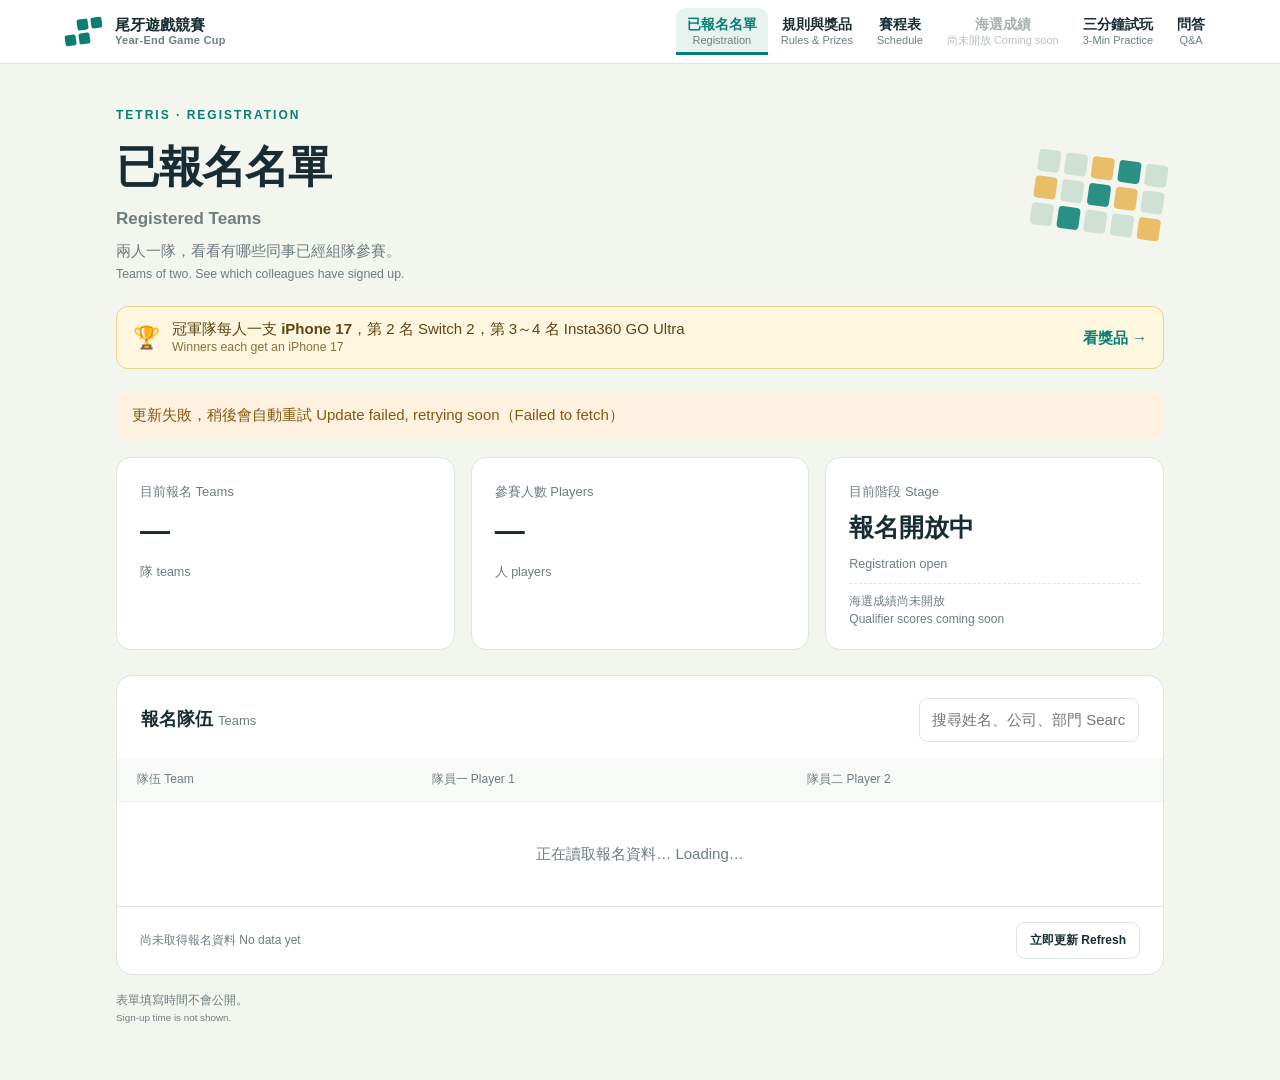
<file: index.html>
<!doctype html>
<html lang="zh-Hant">
<head>
  <meta charset="utf-8">
  <meta name="viewport" content="width=device-width, initial-scale=1">
  <title>尾牙競賽｜已報名名單</title>
  <link rel="icon" href="assets/favicon.svg">
  <link rel="stylesheet" href="assets/common.css?v=20261126c">
  <link rel="stylesheet" href="assets/registration.css?v=20261126c">
</head>
<body>
  <header>
  <div class="brand"><div class="logo"><i></i><i></i><i></i><i></i></div><span>尾牙遊戲競賽<small>Year-End Game Cup</small></span></div>
  <div class="menuwrap">
    <button id="menuBtn" class="menubtn" aria-expanded="false" aria-controls="menuList">
      <span class="bars" aria-hidden="true"><i></i><i></i><i></i></span>選單 Menu
    </button>
    <nav id="menuList" class="menu" hidden>
      <a class="active" href="./"><b>已報名名單</b><small>Registration</small></a>
      <a href="rules.html"><b>規則與獎品</b><small>Rules &amp; Prizes</small></a>
      <a href="schedule.html"><b>賽程表</b><small>Schedule</small></a>
      <span class="disabled" aria-disabled="true"><b>海選成績</b><small>尚未開放 Coming soon</small></span>
      <a href="play.html"><b>三分鐘試玩</b><small>3-Min Practice</small></a>
      <a href="qa.html"><b>問答</b><small>Q&amp;A</small></a>
    </nav>
  </div>
</header>
  <script src="assets/menu.js?v=20261126c"></script>
  <main>
    <section class="hero">
      <div>
        <div class="eyebrow">TETRIS · REGISTRATION</div>
        <h1>已報名名單<span class="en">Registered Teams</span></h1>
        <p class="lead">兩人一隊，看看有哪些同事已經組隊參賽。<span class="en">Teams of two. See which colleagues have signed up.</span></p>
      </div>
      <div class="pattern" aria-hidden="true"><i></i><i></i><i></i><i></i><i></i><i></i><i></i><i></i><i></i><i></i><i></i><i></i><i></i><i></i><i></i></div>
    </section>

    <a class="prizebar" href="rules.html#prizes">
      <span class="trophy" aria-hidden="true">🏆</span>
      <span class="ptext">冠軍隊每人一支 <b>iPhone 17</b><span class="more">，第 2 名 Switch 2，第 3～4 名 Insta360 GO Ultra</span><span class="en">Winners each get an iPhone 17</span></span>
      <span class="go">看獎品 →</span>
    </a>

    <div id="message" class="message" role="status"></div>

    <section class="metrics">
      <div class="metric"><span>目前報名 Teams</span><strong id="teamCount">—</strong><small>隊 teams</small></div>
      <div class="metric"><span>參賽人數 Players</span><strong id="playerCount">—</strong><small>人 players</small></div>
      <div class="metric"><span>目前階段 Stage</span><strong style="font-size:25px">報名開放中</strong><small>Registration open</small><small class="next">海選成績尚未開放<br>Qualifier scores coming soon</small></div>
    </section>

    <section class="panel">
      <div class="panelhead">
        <h2>報名隊伍 <small class="muted">Teams</small></h2>
        <input id="search" class="search" placeholder="搜尋姓名、公司、部門 Search" aria-label="搜尋報名名單 Search registrations">
      </div>
      <div style="overflow:auto">
        <table>
          <thead><tr><th>隊伍 Team</th><th>隊員一 Player 1</th><th>隊員二 Player 2</th></tr></thead>
          <tbody id="rows"><tr><td colspan="3" class="empty">正在讀取報名資料… Loading…</td></tr></tbody>
        </table>
      </div>
      <div class="foot">
        <span id="sync">等待連線 Connecting…</span>
        <button id="refresh" class="refresh">立即更新 Refresh</button>
      </div>
    </section>

    <p class="privacy">表單填寫時間不會公開。<span class="en">Sign-up time is not shown.</span></p>
  </main>
  <script src="assets/config.js?v=20261126c"></script>
  <script src="assets/registration.js?v=20261126c"></script>
</body>
</html>
</file>
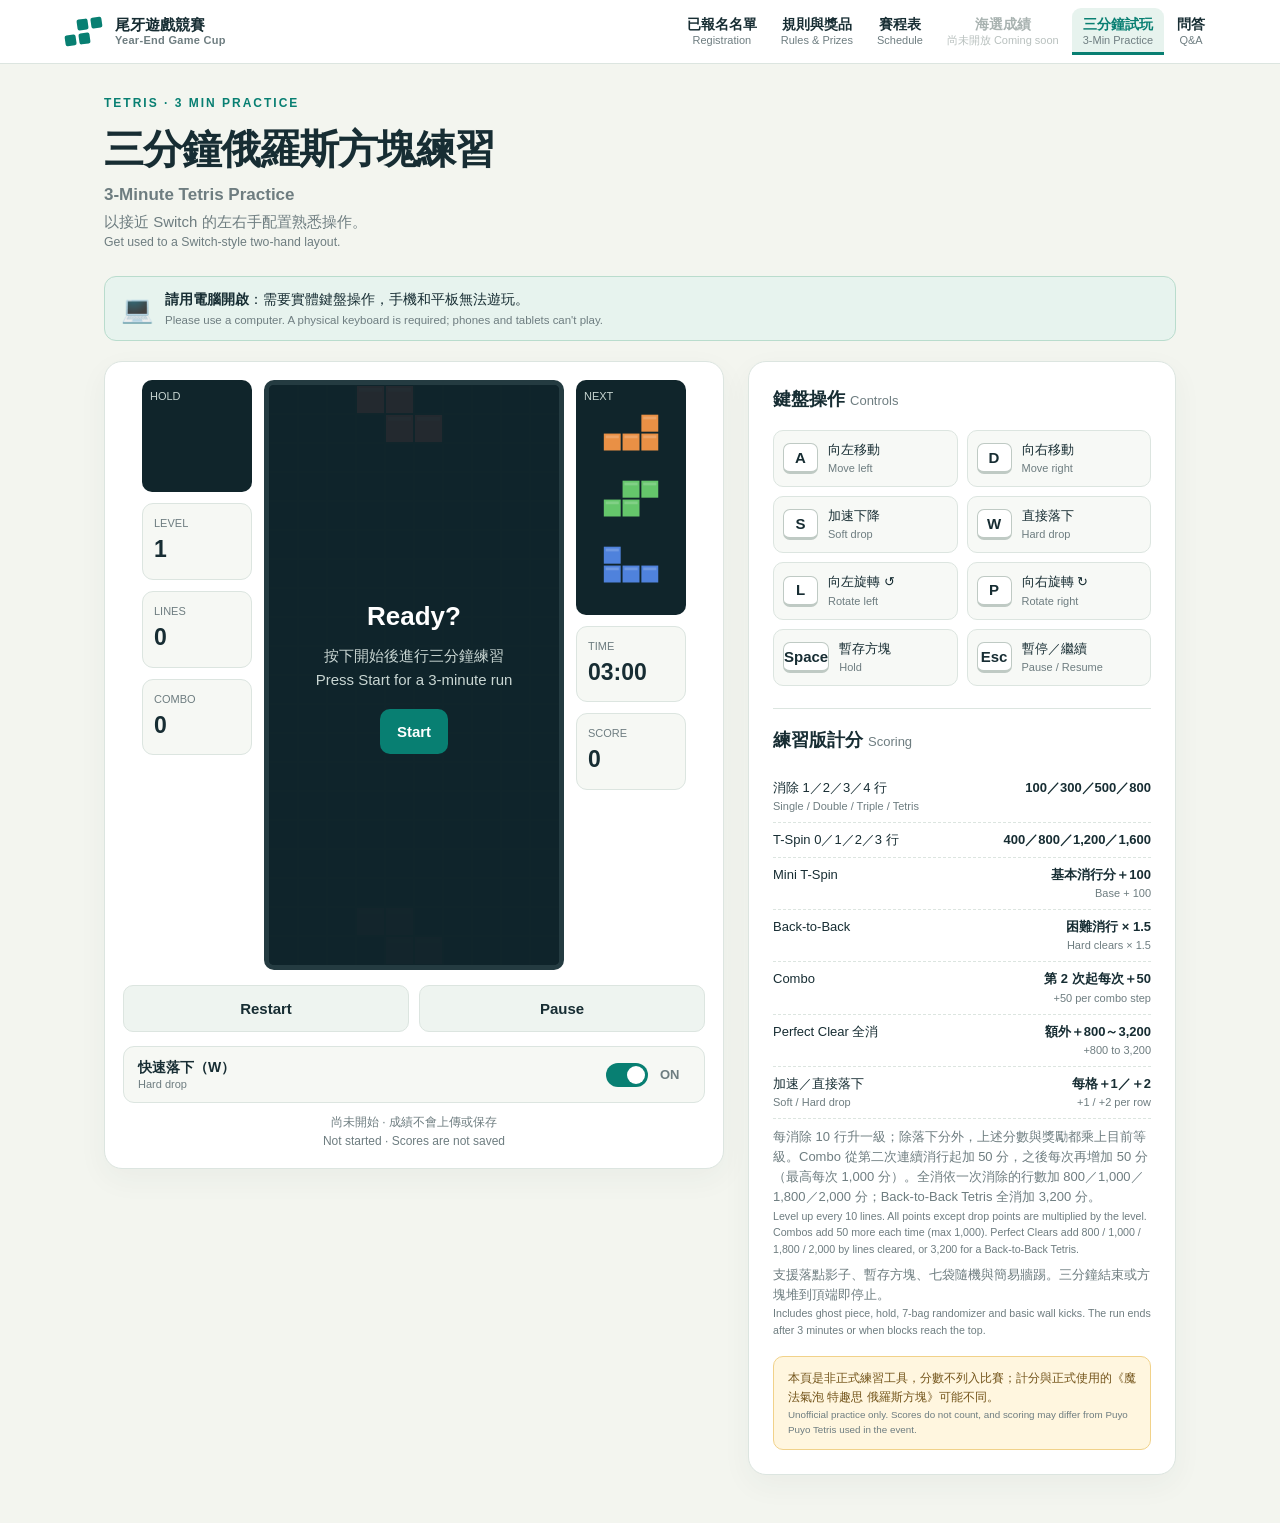
<file: play.html>
<!doctype html>
<html lang="zh-Hant">
<head>
  <meta charset="utf-8">
  <meta name="viewport" content="width=device-width, initial-scale=1">
  <title>尾牙競賽｜三分鐘試玩</title>
  <link rel="icon" href="assets/favicon.svg">
  <link rel="stylesheet" href="assets/common.css?v=20261126c">
  <link rel="stylesheet" href="assets/play.css?v=20261126c">
</head>
<body>
  <header>
  <div class="brand"><div class="logo"><i></i><i></i><i></i><i></i></div><span>尾牙遊戲競賽<small>Year-End Game Cup</small></span></div>
  <div class="menuwrap">
    <button id="menuBtn" class="menubtn" aria-expanded="false" aria-controls="menuList">
      <span class="bars" aria-hidden="true"><i></i><i></i><i></i></span>選單 Menu
    </button>
    <nav id="menuList" class="menu" hidden>
      <a href="./"><b>已報名名單</b><small>Registration</small></a>
      <a href="rules.html"><b>規則與獎品</b><small>Rules &amp; Prizes</small></a>
      <a href="schedule.html"><b>賽程表</b><small>Schedule</small></a>
      <span class="disabled" aria-disabled="true"><b>海選成績</b><small>尚未開放 Coming soon</small></span>
      <a class="active" href="play.html"><b>三分鐘試玩</b><small>3-Min Practice</small></a>
      <a href="qa.html"><b>問答</b><small>Q&amp;A</small></a>
    </nav>
  </div>
</header>
  <script src="assets/menu.js?v=20261126c"></script>
  <main>
    <div class="eyebrow">TETRIS · 3 MIN PRACTICE</div>
    <h1>三分鐘俄羅斯方塊練習<span class="en">3-Minute Tetris Practice</span></h1>
    <p class="lead">以接近 Switch 的左右手配置熟悉操作。<span class="en">Get used to a Switch-style two-hand layout.</span></p>

    <div class="pconly" role="note">
      <span class="icon" aria-hidden="true">💻</span>
      <div><b>請用電腦開啟</b>：需要實體鍵盤操作，手機和平板無法遊玩。<span class="en">Please use a computer. A physical keyboard is required; phones and tablets can't play.</span></div>
    </div>

    <div class="layout">
      <section class="gamecard">
        <div class="gamegrid">
          <aside class="hud holdhud">
            <div class="preview"><span>HOLD</span><canvas id="hold" width="100" height="80"></canvas></div>
            <div class="stat"><span>LEVEL</span><strong id="level">1</strong></div>
            <div class="stat"><span>LINES</span><strong id="lines">0</strong></div>
            <div class="stat"><span>COMBO</span><strong id="combo">0</strong></div>
          </aside>
          <div class="stage">
            <canvas id="board" width="300" height="600" aria-label="俄羅斯方塊遊戲區 Tetris board"></canvas>
            <div id="overlay" class="overlay">
              <div>
                <strong id="overlayTitle">Ready?</strong>
                <p id="overlayText">按下開始後進行三分鐘練習<br>Press Start for a 3-minute run</p>
                <button id="start" class="btn">Start</button>
              </div>
              <div class="mobileblock">
                <span class="icon" aria-hidden="true">💻</span>
                <strong>請用電腦開啟</strong>
                <p>手機和平板沒有鍵盤，無法遊玩<br>Please open this page on a computer</p>
              </div>
            </div>
          </div>
          <aside class="hud mainhud">
            <div class="preview"><span>NEXT</span><canvas id="next" width="100" height="210"></canvas></div>
            <div class="stat"><span>TIME</span><strong id="time">03:00</strong></div>
            <div class="stat"><span>SCORE</span><strong id="score">0</strong></div>
          </aside>
        </div>
        <div class="actions">
          <button id="restart" class="btn secondary">Restart</button>
          <button id="pause" class="btn secondary" disabled>Pause</button>
        </div>
        <label class="setting">
          <span>快速落下（W）<small>Hard drop</small></span>
          <input id="hardDrop" type="checkbox" role="switch" checked>
          <span class="switch" aria-hidden="true"></span>
          <b id="hardDropState">ON</b>
        </label>
        <div id="status" class="status">尚未開始 · 成績不會上傳或保存<br>Not started · Scores are not saved</div>
      </section>

      <aside class="sidecard">
        <h2>鍵盤操作 <small class="muted">Controls</small></h2>
        <div class="keys">
          <div class="keyrow"><span class="key">A</span><span>向左移動<small>Move left</small></span></div>
          <div class="keyrow"><span class="key">D</span><span>向右移動<small>Move right</small></span></div>
          <div class="keyrow"><span class="key">S</span><span>加速下降<small>Soft drop</small></span></div>
          <div class="keyrow" id="hardDropKey"><span class="key">W</span><span>直接落下<small>Hard drop</small></span></div>
          <div class="keyrow"><span class="key">L</span><span>向左旋轉 ↺<small>Rotate left</small></span></div>
          <div class="keyrow"><span class="key">P</span><span>向右旋轉 ↻<small>Rotate right</small></span></div>
          <div class="keyrow"><span class="key">Space</span><span>暫存方塊<small>Hold</small></span></div>
          <div class="keyrow"><span class="key">Esc</span><span>暫停／繼續<small>Pause / Resume</small></span></div>
        </div>
        <div class="rules">
          <h2>練習版計分 <small class="muted">Scoring</small></h2>
          <div class="scoreline"><span>消除 1／2／3／4 行<small>Single / Double / Triple / Tetris</small></span><b>100／300／500／800</b></div>
          <div class="scoreline"><span>T-Spin 0／1／2／3 行</span><b>400／800／1,200／1,600</b></div>
          <div class="scoreline"><span>Mini T-Spin</span><b>基本消行分＋100<small>Base + 100</small></b></div>
          <div class="scoreline"><span>Back-to-Back</span><b>困難消行 × 1.5<small>Hard clears × 1.5</small></b></div>
          <div class="scoreline"><span>Combo</span><b>第 2 次起每次＋50<small>+50 per combo step</small></b></div>
          <div class="scoreline"><span>Perfect Clear 全消</span><b>額外＋800～3,200<small>+800 to 3,200</small></b></div>
          <div class="scoreline"><span>加速／直接落下<small>Soft / Hard drop</small></span><b>每格＋1／＋2<small>+1 / +2 per row</small></b></div>
          <p>每消除 10 行升一級；除落下分外，上述分數與獎勵都乘上目前等級。Combo 從第二次連續消行起加 50 分，之後每次再增加 50 分（最高每次 1,000 分）。全消依一次消除的行數加 800／1,000／1,800／2,000 分；Back-to-Back Tetris 全消加 3,200 分。<span class="en">Level up every 10 lines. All points except drop points are multiplied by the level. Combos add 50 more each time (max 1,000). Perfect Clears add 800 / 1,000 / 1,800 / 2,000 by lines cleared, or 3,200 for a Back-to-Back Tetris.</span></p>
          <p>支援落點影子、暫存方塊、七袋隨機與簡易牆踢。三分鐘結束或方塊堆到頂端即停止。<span class="en">Includes ghost piece, hold, 7-bag randomizer and basic wall kicks. The run ends after 3 minutes or when blocks reach the top.</span></p>
        </div>
        <div class="notice">本頁是非正式練習工具，分數不列入比賽；計分與正式使用的《魔法氣泡 特趣思 俄羅斯方塊》可能不同。<span class="en">Unofficial practice only. Scores do not count, and scoring may differ from Puyo Puyo Tetris used in the event.</span></div>
      </aside>
    </div>
  </main>
  <script>
    // 沒有滑鼠或觸控板的裝置（手機、平板）視為不能玩：蓋住盤面、隱藏開始按鈕
    try { if (!matchMedia('(any-pointer: fine)').matches) document.body.classList.add('touch-only'); } catch (e) {}
  </script>
  <script src="assets/play.js?v=20261126c"></script>
</body>
</html>
</file>
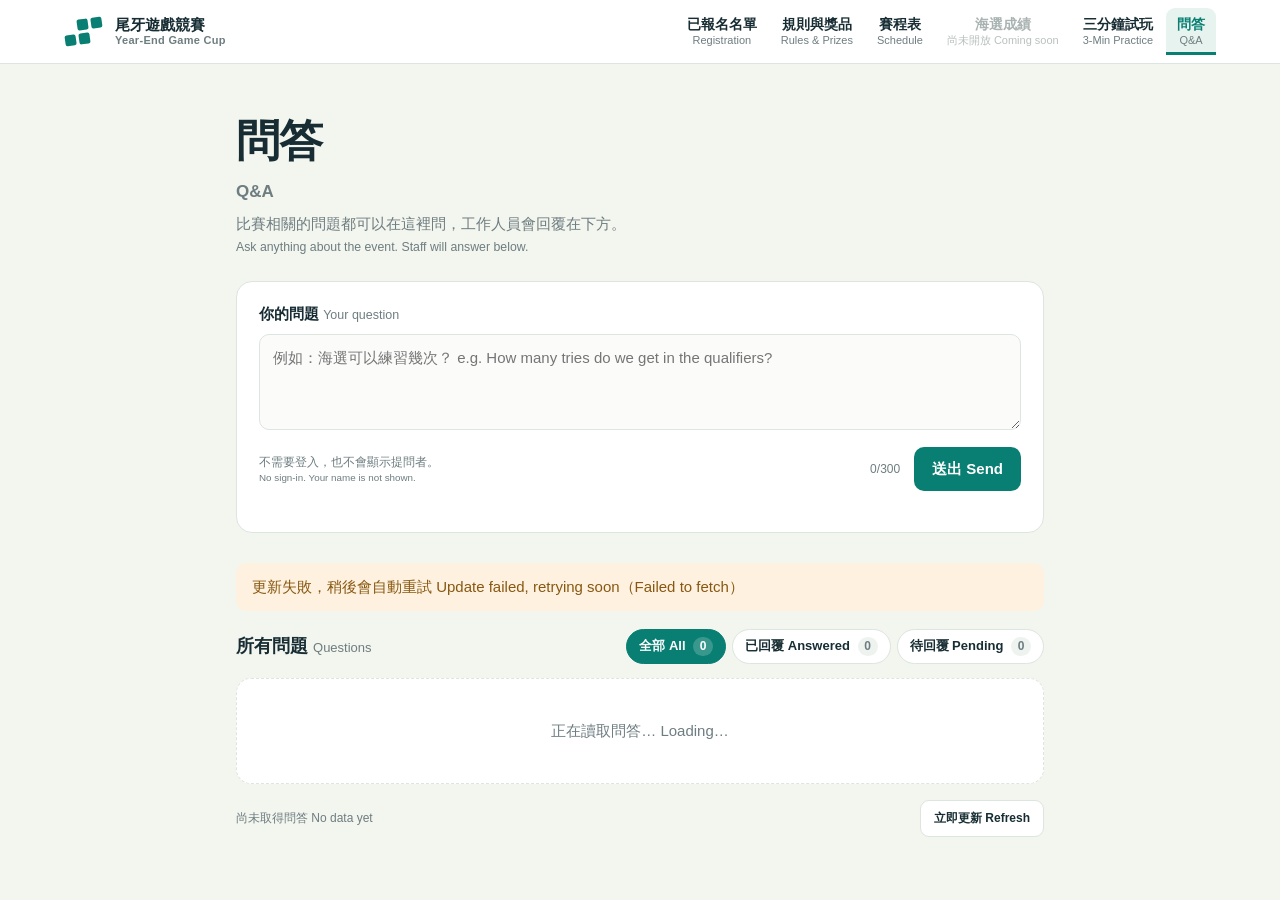
<file: qa.html>
<!doctype html>
<html lang="zh-Hant">
<head>
  <meta charset="utf-8">
  <meta name="viewport" content="width=device-width, initial-scale=1">
  <title>尾牙競賽｜問答</title>
  <link rel="icon" href="assets/favicon.svg">
  <link rel="stylesheet" href="assets/common.css?v=20261126c">
  <link rel="stylesheet" href="assets/qa.css?v=20261126c">
</head>
<body>
  <header>
    <div class="brand"><div class="logo"><i></i><i></i><i></i><i></i></div><span>尾牙遊戲競賽<small>Year-End Game Cup</small></span></div>
    <div class="menuwrap">
      <button id="menuBtn" class="menubtn" aria-expanded="false" aria-controls="menuList">
        <span class="bars" aria-hidden="true"><i></i><i></i><i></i></span>選單 Menu
      </button>
      <nav id="menuList" class="menu" hidden>
        <a href="./"><b>已報名名單</b><small>Registration</small></a>
        <a href="rules.html"><b>規則與獎品</b><small>Rules &amp; Prizes</small></a>
        <a href="schedule.html"><b>賽程表</b><small>Schedule</small></a>
        <span class="disabled" aria-disabled="true"><b>海選成績</b><small>尚未開放 Coming soon</small></span>
        <a href="play.html"><b>三分鐘試玩</b><small>3-Min Practice</small></a>
        <a class="active" href="qa.html"><b>問答</b><small>Q&amp;A</small></a>
      </nav>
    </div>
  </header>
  <script src="assets/menu.js?v=20261126c"></script>

  <main>
    <h1>問答<span class="en">Q&amp;A</span></h1>
    <p class="lead">比賽相關的問題都可以在這裡問，工作人員會回覆在下方。<span class="en">Ask anything about the event. Staff will answer below.</span></p>

    <form id="askForm" class="ask" autocomplete="off">
      <label for="question" class="asklabel">你的問題 <small>Your question</small></label>
      <textarea id="question" name="question" maxlength="300" rows="3" required
        placeholder="例如：海選可以練習幾次？ e.g. How many tries do we get in the qualifiers?"></textarea>
      <!-- 防機器人：真人看不到這個欄位，機器人會填 -->
      <div class="trap" aria-hidden="true"><label>Website <input name="website" tabindex="-1" autocomplete="off"></label></div>
      <div class="askfoot">
        <span class="anon">不需要登入，也不會顯示提問者。<span class="en">No sign-in. Your name is not shown.</span></span>
        <span class="counter"><span id="count">0</span>/300</span>
        <button id="send" class="btn" type="submit">送出 Send</button>
      </div>
      <div id="askStatus" class="askstatus" role="status"></div>
    </form>

    <div id="message" class="message" role="status"></div>

    <section class="listhead">
      <h2>所有問題 <small class="muted">Questions</small></h2>
      <div class="tabs" role="tablist" aria-label="篩選 Filter">
        <button class="tab active" data-filter="all" role="tab" aria-selected="true">全部 All <b id="nAll">0</b></button>
        <button class="tab" data-filter="answered" role="tab" aria-selected="false">已回覆 Answered <b id="nAnswered">0</b></button>
        <button class="tab" data-filter="pending" role="tab" aria-selected="false">待回覆 Pending <b id="nPending">0</b></button>
      </div>
    </section>

    <ol id="list" class="qalist">
      <li class="empty">正在讀取問答… Loading…</li>
    </ol>

    <div class="foot">
      <span id="sync">等待連線 Connecting…</span>
      <button id="refresh" class="refresh" type="button">立即更新 Refresh</button>
    </div>
  </main>

  <script src="assets/config.js?v=20261126c"></script>
  <script src="assets/qa.js?v=20261126c"></script>
</body>
</html>
</file>
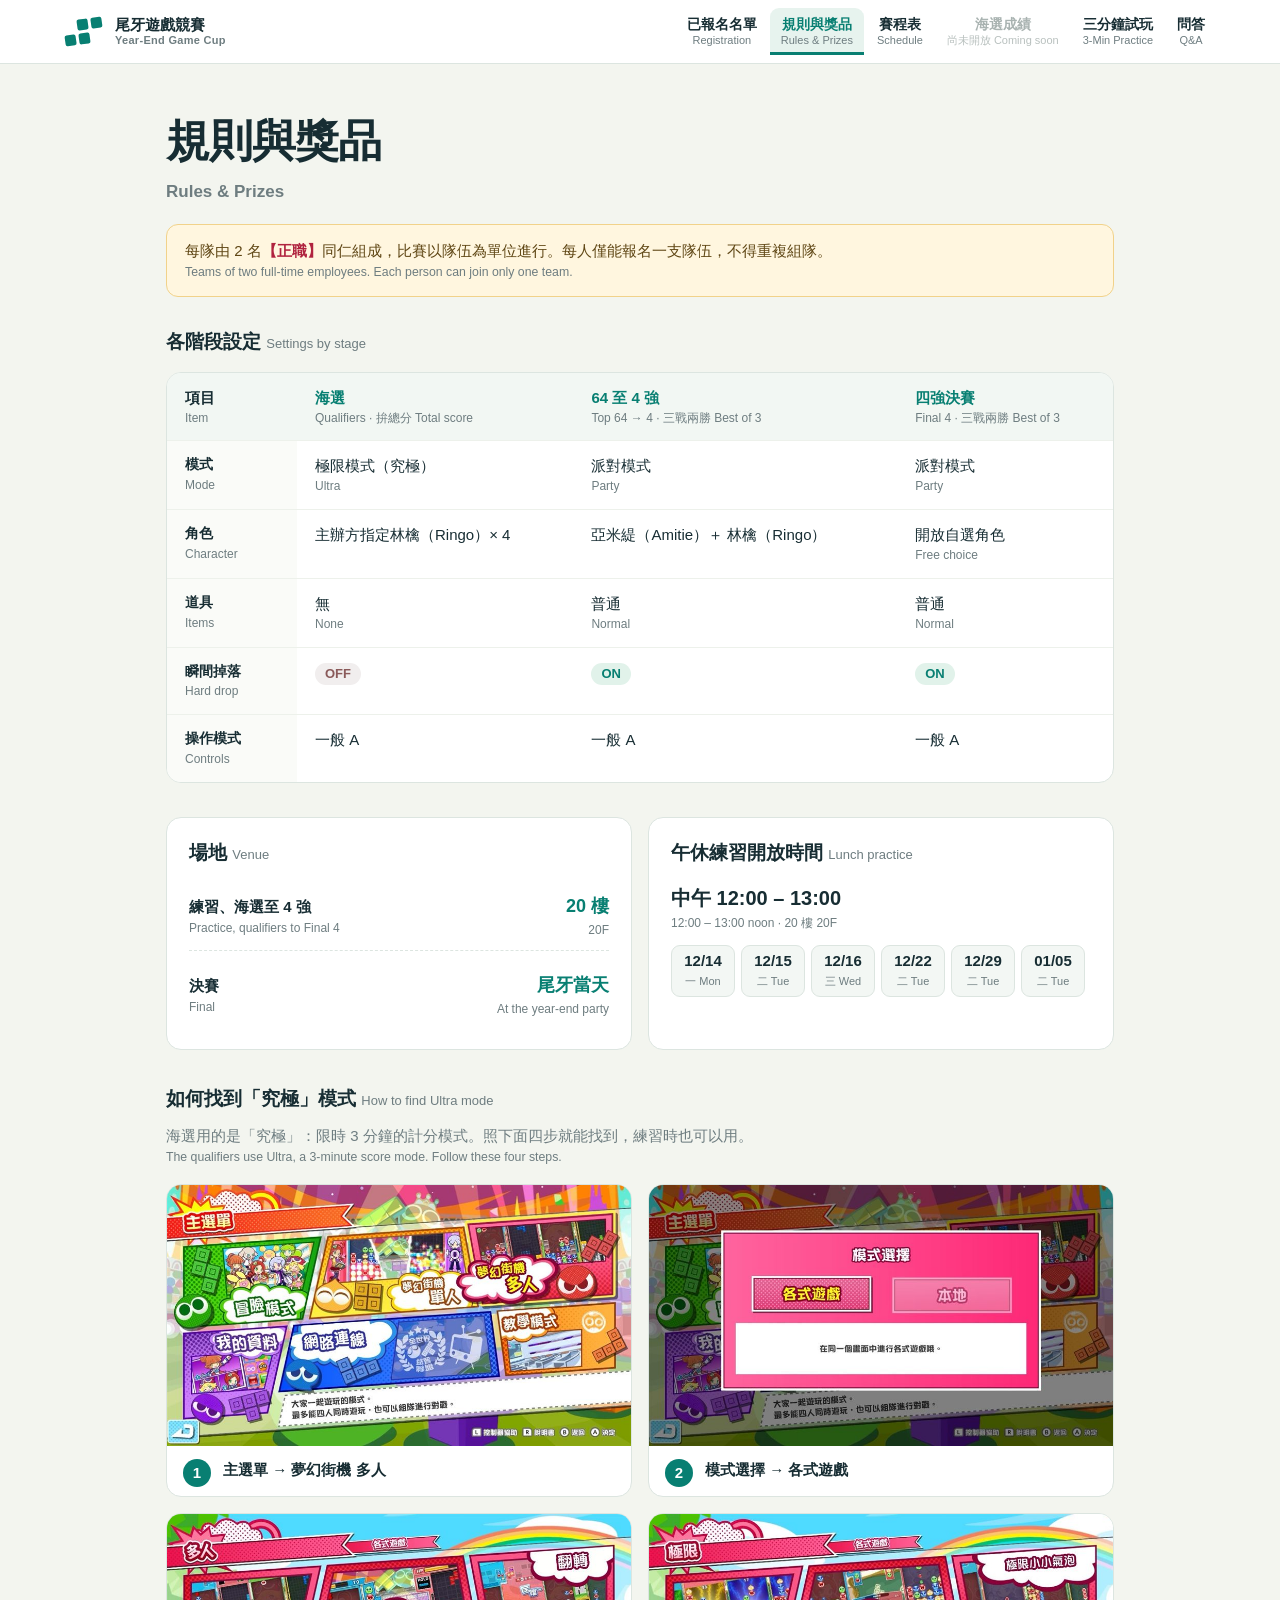
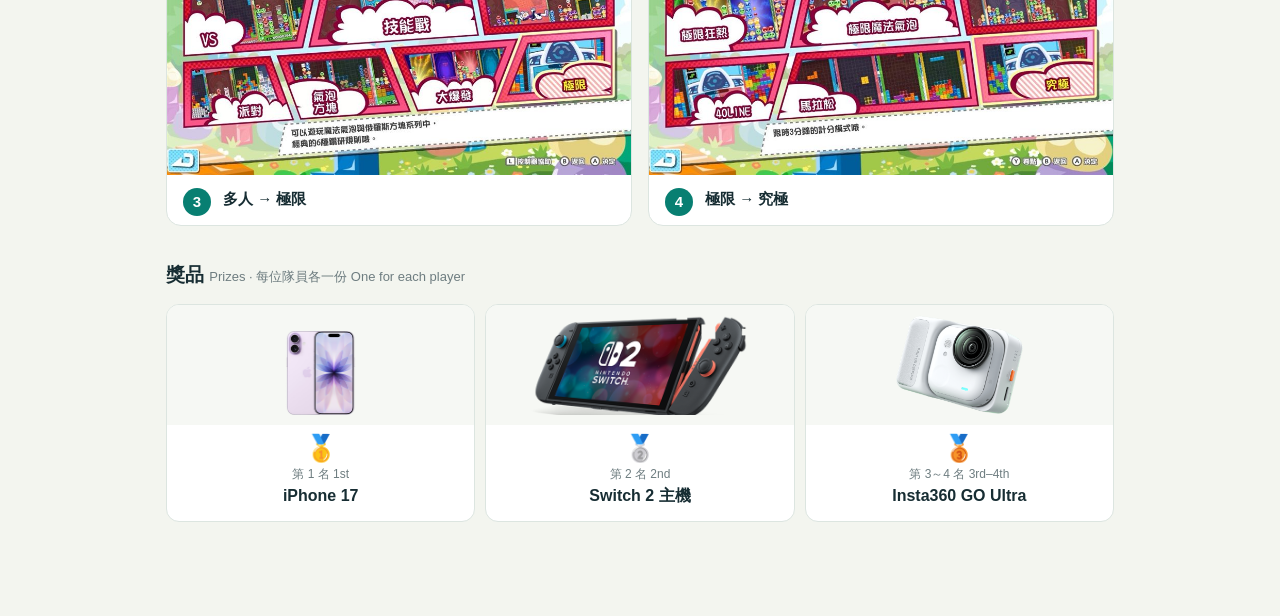
<file: rules.html>
<!doctype html>
<html lang="zh-Hant">
<head>
  <meta charset="utf-8">
  <meta name="viewport" content="width=device-width, initial-scale=1">
  <title>尾牙競賽｜規則與獎品</title>
  <link rel="icon" href="assets/favicon.svg">
  <link rel="stylesheet" href="assets/common.css?v=20261126c">
  <link rel="stylesheet" href="assets/rules.css?v=20261126c">
</head>
<body>
  <header>
    <div class="brand"><div class="logo"><i></i><i></i><i></i><i></i></div><span>尾牙遊戲競賽<small>Year-End Game Cup</small></span></div>
    <div class="menuwrap">
      <button id="menuBtn" class="menubtn" aria-expanded="false" aria-controls="menuList">
        <span class="bars" aria-hidden="true"><i></i><i></i><i></i></span>選單 Menu
      </button>
      <nav id="menuList" class="menu" hidden>
        <a href="./"><b>已報名名單</b><small>Registration</small></a>
        <a class="active" href="rules.html"><b>規則與獎品</b><small>Rules &amp; Prizes</small></a>
        <a href="schedule.html"><b>賽程表</b><small>Schedule</small></a>
        <span class="disabled" aria-disabled="true"><b>海選成績</b><small>尚未開放 Coming soon</small></span>
        <a href="play.html"><b>三分鐘試玩</b><small>3-Min Practice</small></a>
        <a href="qa.html"><b>問答</b><small>Q&amp;A</small></a>
      </nav>
    </div>
  </header>
  <script src="assets/menu.js?v=20261126c"></script>

  <main>
    <h1>規則與獎品<span class="en">Rules &amp; Prizes</span></h1>

    <p class="teamrule">
      每隊由 2 名<b>【正職】</b>同仁組成，比賽以隊伍為單位進行。每人僅能報名一支隊伍，不得重複組隊。
      <span class="en">Teams of two full-time employees. Each person can join only one team.</span>
    </p>

    <section class="block">
      <h2>各階段設定 <small>Settings by stage</small></h2>
      <div class="tablewrap">
        <table class="rules">
          <thead>
            <tr>
              <th scope="col">項目<small>Item</small></th>
              <th scope="col">海選<small>Qualifiers · 拚總分 Total score</small></th>
              <th scope="col">64 至 4 強<small>Top 64 → 4 · 三戰兩勝 Best of 3</small></th>
              <th scope="col">四強決賽<small>Final 4 · 三戰兩勝 Best of 3</small></th>
            </tr>
          </thead>
          <tbody>
            <tr><th scope="row">模式<small>Mode</small></th><td>極限模式（究極）<small>Ultra</small></td><td>派對模式<small>Party</small></td><td>派對模式<small>Party</small></td></tr>
            <tr><th scope="row">角色<small>Character</small></th><td>主辦方指定林檎（Ringo）× 4</td><td>亞米緹（Amitie）＋ 林檎（Ringo）</td><td>開放自選角色<small>Free choice</small></td></tr>
            <tr><th scope="row">道具<small>Items</small></th><td>無<small>None</small></td><td>普通<small>Normal</small></td><td>普通<small>Normal</small></td></tr>
            <tr><th scope="row">瞬間掉落<small>Hard drop</small></th><td><span class="off">OFF</span></td><td><span class="on">ON</span></td><td><span class="on">ON</span></td></tr>
            <tr><th scope="row">操作模式<small>Controls</small></th><td>一般 A</td><td>一般 A</td><td>一般 A</td></tr>
          </tbody>
        </table>
      </div>
    </section>

    <section class="block twocol">
      <div class="card">
        <h2>場地 <small>Venue</small></h2>
        <dl class="venue">
          <div><dt>練習、海選至 4 強<small>Practice, qualifiers to Final 4</small></dt><dd>20 樓<small>20F</small></dd></div>
          <div><dt>決賽<small>Final</small></dt><dd>尾牙當天<small>At the year-end party</small></dd></div>
        </dl>
      </div>
      <div class="card">
        <h2>午休練習開放時間 <small>Lunch practice</small></h2>
        <p class="time">中午 12:00 – 13:00<small>12:00 – 13:00 noon · 20 樓 20F</small></p>
        <div class="chips">
          <span class="chip"><b>12/14</b><small>一 Mon</small></span>
          <span class="chip"><b>12/15</b><small>二 Tue</small></span>
          <span class="chip"><b>12/16</b><small>三 Wed</small></span>
          <span class="chip"><b>12/22</b><small>二 Tue</small></span>
          <span class="chip"><b>12/29</b><small>二 Tue</small></span>
          <span class="chip"><b>01/05</b><small>二 Tue</small></span>
        </div>
      </div>
    </section>

    <section class="block">
      <h2>如何找到「究極」模式 <small>How to find Ultra mode</small></h2>
      <p class="lead">海選用的是「究極」：限時 3 分鐘的計分模式。照下面四步就能找到，練習時也可以用。<span class="en">The qualifiers use Ultra, a 3-minute score mode. Follow these four steps.</span></p>
      <ol class="steps">
        <li><img src="assets/rules/step1.jpg" alt="主選單，選「夢幻街機 多人」" loading="lazy" width="900" height="506"><div><b>主選單 → 夢幻街機 多人</b></div></li>
        <li><img src="assets/rules/step2.jpg" alt="模式選擇，選「各式遊戲」" loading="lazy" width="900" height="506"><div><b>模式選擇 → 各式遊戲</b></div></li>
        <li><img src="assets/rules/step3.jpg" alt="多人選單，選「極限」" loading="lazy" width="900" height="506"><div><b>多人 → 極限</b></div></li>
        <li><img src="assets/rules/step4.jpg" alt="極限選單，選「究極」" loading="lazy" width="900" height="506"><div><b>極限 → 究極</b></div></li>
      </ol>
    </section>

    <section class="block" id="prizes">
      <h2>獎品 <small>Prizes · 每位隊員各一份 One for each player</small></h2>
      <ol class="prizes">
        <!-- 私藏版：等機會偷偷換回來（圖片還在 assets/prizes/iphone.jpg，把下面這行換回去就好）
        <li><img class="photo" src="assets/prizes/iphone.jpg" alt="iPhone 17" loading="lazy"><span class="medal" aria-hidden="true">🥇</span><small>第 1 名 1st</small><b>iPhone 17</b></li>
        -->
        <li><img src="assets/prizes/iphone17.png" alt="iPhone 17" loading="lazy"><span class="medal" aria-hidden="true">🥇</span><small>第 1 名 1st</small><b>iPhone 17</b></li>
        <li><img src="assets/prizes/switch2.png" alt="Nintendo Switch 2" loading="lazy"><span class="medal" aria-hidden="true">🥈</span><small>第 2 名 2nd</small><b>Switch 2 主機</b></li>
        <li><img src="assets/prizes/insta360.png" alt="Insta360 GO Ultra" loading="lazy"><span class="medal" aria-hidden="true">🥉</span><small>第 3～4 名 3rd–4th</small><b>Insta360 GO Ultra</b></li>
      </ol>
    </section>
  </main>
</body>
</html>
</file>
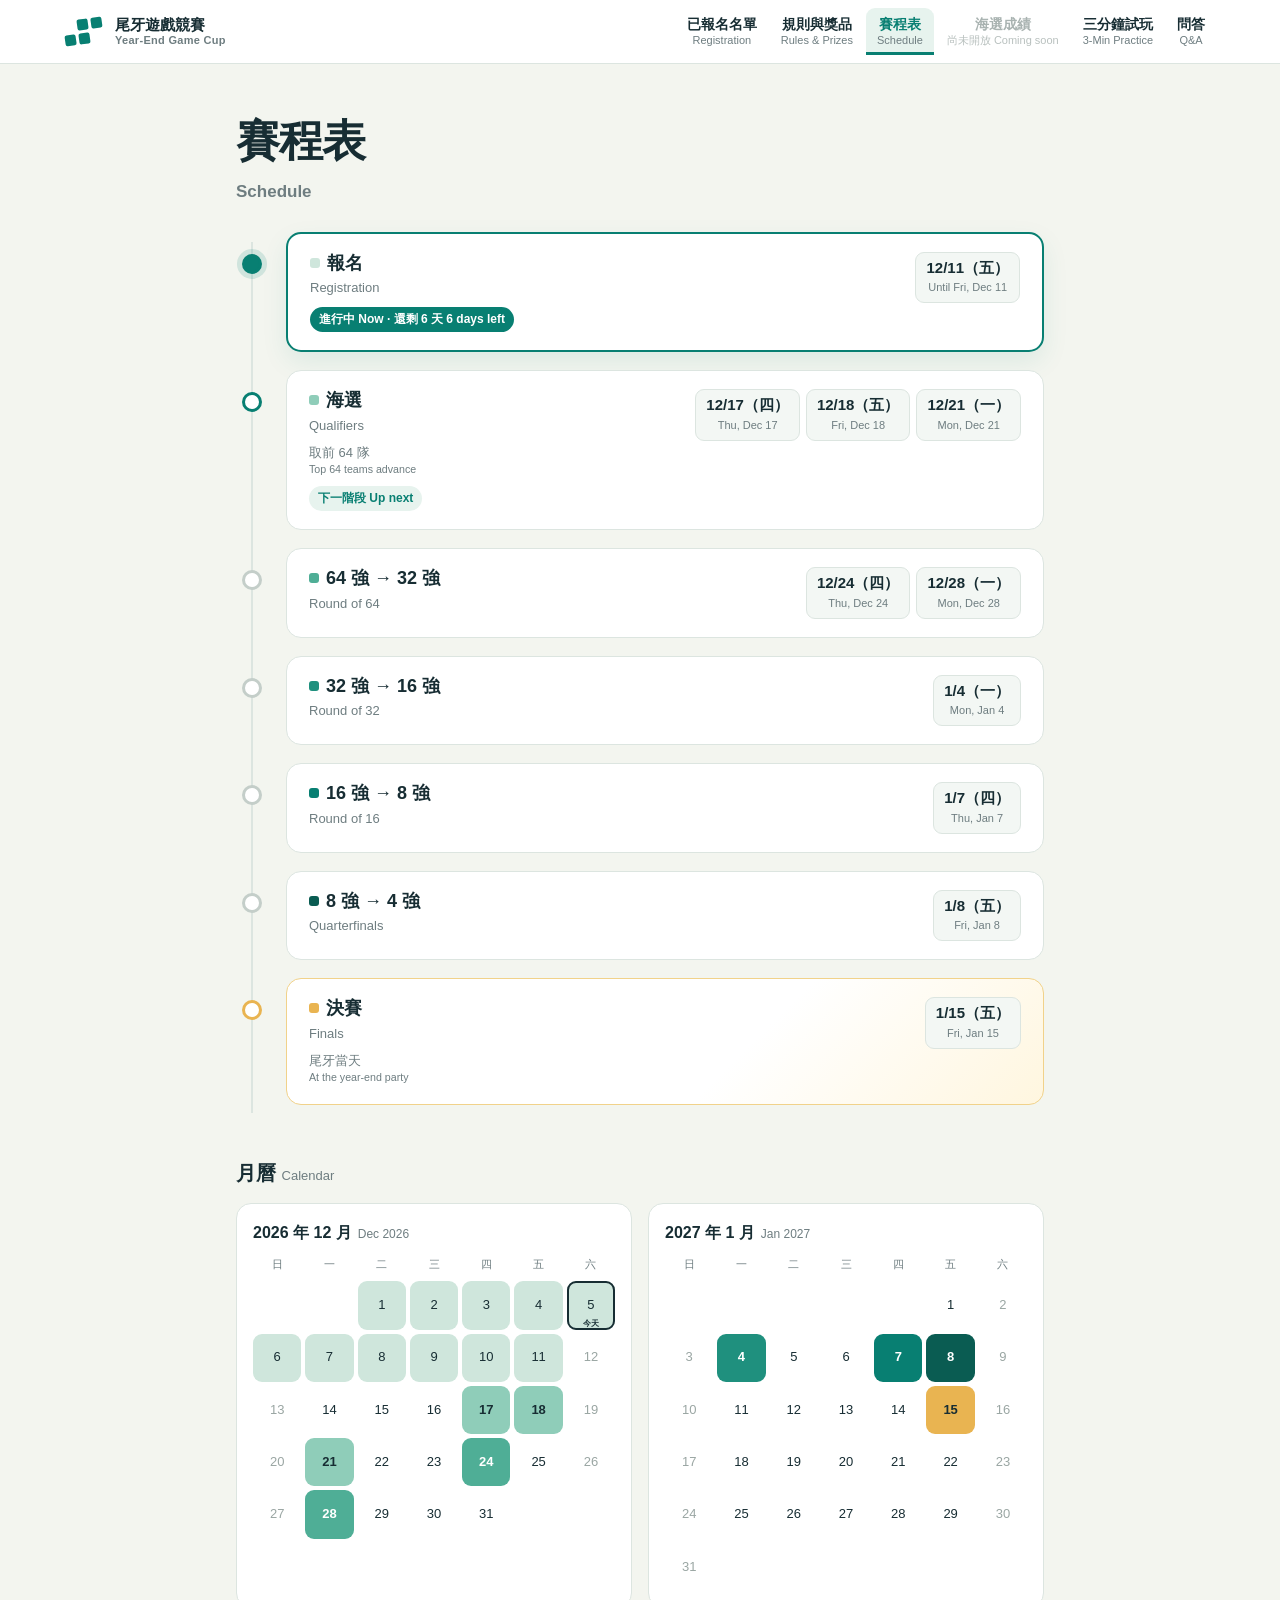
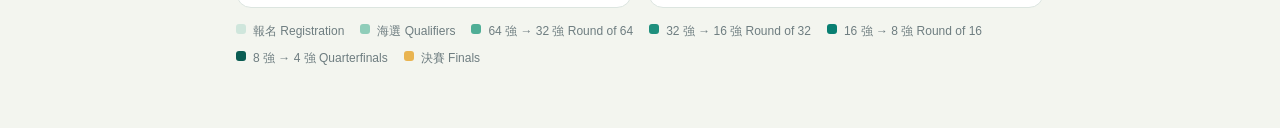
<file: schedule.html>
<!doctype html>
<html lang="zh-Hant">
<head>
  <meta charset="utf-8">
  <meta name="viewport" content="width=device-width, initial-scale=1">
  <title>尾牙競賽｜賽程表</title>
  <link rel="icon" href="assets/favicon.svg">
  <link rel="stylesheet" href="assets/common.css?v=20261126c">
  <style>
    main { max-width: 860px; margin: auto; padding: 42px 26px 60px; }
    h1 { font-size: clamp(30px, 4vw, 44px); letter-spacing: -1px; margin: 0 0 26px; }

    .timeline { list-style: none; margin: 0; padding: 0; position: relative; }
    .timeline::before { content: ''; position: absolute; left: 15px; top: 10px; bottom: 10px; width: 2px; background: var(--line); }
    .stage { position: relative; padding: 0 0 18px 50px; }
    .dot { position: absolute; left: 6px; top: 22px; width: 20px; height: 20px; border-radius: 50%; background: #fff; border: 3px solid #c4cec9; }
    .card { background: #fff; border: 1px solid var(--line); border-radius: 15px; padding: 18px 22px; display: flex; justify-content: space-between; align-items: flex-start; gap: 16px; }
    .title b { font-size: 18px; display: block; line-height: 1.3; }
    .title small { color: var(--muted); font-size: 13px; }
    .note { margin-top: 6px; font-size: 13px; color: var(--muted); line-height: 1.5; }
    .dates { display: flex; flex-wrap: wrap; justify-content: flex-end; gap: 6px; max-width: 55%; }
    .date { background: #f3f7f4; border: 1px solid var(--line); border-radius: 9px; padding: 6px 10px; text-align: center; line-height: 1.25; min-width: 86px; }
    .date b { display: block; font-size: 15px; font-variant-numeric: tabular-nums; }
    .date small { font-size: 11px; color: var(--muted); }
    .badge { display: table; margin-top: 8px; font-size: 12px; font-weight: 800; padding: 3px 9px; border-radius: 99px; }

    .stage.done { opacity: .55; }
    .stage.done .dot { background: #c4cec9; border-color: #c4cec9; }
    .stage.done .badge { background: #eef1ef; color: var(--muted); }
    .stage.now .dot { background: var(--green); border-color: var(--green); box-shadow: 0 0 0 5px #087f7226; }
    .stage.now .card { border: 2px solid var(--green); box-shadow: 0 10px 26px #087f7218; }
    .stage.now .badge { background: var(--green); color: #fff; }
    .stage.next .dot { border-color: var(--green); }
    .stage.next .badge { background: #e7f3ee; color: var(--green); }
    .stage.final .card { background: linear-gradient(135deg, #fff 60%, #fff6df); border-color: #f1d28a; }
    .stage.final .dot { border-color: var(--yellow); }

    /* 每個階段的代表色：時間軸小色塊、月曆圓點、圖例共用 */
    .swatch { display: inline-block; width: 10px; height: 10px; border-radius: 3px; background: var(--c); margin-right: 7px; vertical-align: 1px; }

    /* 小月曆 */
    .calwrap { margin-top: 34px; }
    .calwrap h2 { font-size: 20px; margin: 0 0 4px; }
    .calwrap h2 small { font-size: 13px; font-weight: 500; color: var(--muted); }
    .cals { display: grid; grid-template-columns: 1fr 1fr; gap: 16px; margin-top: 14px; }
    .month { background: #fff; border: 1px solid var(--line); border-radius: 15px; padding: 16px; }
    .month h3 { margin: 0 0 10px; font-size: 16px; }
    .month h3 small { font-weight: 500; color: var(--muted); font-size: 12px; margin-left: 6px; }
    .grid { display: grid; grid-template-columns: repeat(7, 1fr); gap: 4px; text-align: center; }
    .wd { font-size: 11px; color: var(--muted); padding-bottom: 4px; }
    .day { aspect-ratio: 1; display: grid; place-items: center; border-radius: 9px; font-size: 13px; font-variant-numeric: tabular-nums; position: relative; }
    .day.weekend { color: #9aa6a3; }
    .day.reg { background: #cfe6dc; color: var(--ink); }
    .day.match { background: var(--c); color: #fff; font-weight: 800; }
    .day.today { outline: 2px solid var(--ink); outline-offset: -2px; }
    .day.today::after { content: '今天'; position: absolute; bottom: -1px; font-size: 8px; font-weight: 700; }
    .day.match.past { opacity: .45; }
    .legend { display: flex; flex-wrap: wrap; gap: 8px 16px; margin-top: 14px; font-size: 12px; color: var(--muted); }
    .legend .swatch.reg { background: #cfe6dc; }

    @media (max-width: 600px) {
      .cals { grid-template-columns: 1fr; }
      header { padding: 0 15px; }
      main { padding: 28px 14px 48px; }
      .stage { padding-left: 40px; }
      .timeline::before { left: 11px; }
      .dot { left: 2px; }
      .card { flex-direction: column; padding: 16px; }
      .dates { justify-content: flex-start; max-width: none; }
    }
  </style>
</head>
<body>
  <header>
  <div class="brand"><div class="logo"><i></i><i></i><i></i><i></i></div><span>尾牙遊戲競賽<small>Year-End Game Cup</small></span></div>
  <div class="menuwrap">
    <button id="menuBtn" class="menubtn" aria-expanded="false" aria-controls="menuList">
      <span class="bars" aria-hidden="true"><i></i><i></i><i></i></span>選單 Menu
    </button>
    <nav id="menuList" class="menu" hidden>
      <a href="./"><b>已報名名單</b><small>Registration</small></a>
      <a href="rules.html"><b>規則與獎品</b><small>Rules &amp; Prizes</small></a>
      <a class="active" href="schedule.html"><b>賽程表</b><small>Schedule</small></a>
      <span class="disabled" aria-disabled="true"><b>海選成績</b><small>尚未開放 Coming soon</small></span>
      <a href="play.html"><b>三分鐘試玩</b><small>3-Min Practice</small></a>
      <a href="qa.html"><b>問答</b><small>Q&amp;A</small></a>
    </nav>
  </div>
</header>
  <script src="assets/menu.js?v=20261126c"></script>
  <main>
    <h1>賽程表<span class="en">Schedule</span></h1>
    <ol id="timeline" class="timeline"></ol>

    <section class="calwrap">
      <h2>月曆 <small>Calendar</small></h2>
      <div id="cals" class="cals"></div>
      <div id="legend" class="legend"></div>
    </section>
  </main>
  <script src="assets/schedule-data.js?v=20261126c"></script>
  <script>
  (function () {
    var WEEK_ZH = '日一二三四五六', WEEK_EN = ['Sun', 'Mon', 'Tue', 'Wed', 'Thu', 'Fri', 'Sat'];
    var MONTH_EN = ['Jan', 'Feb', 'Mar', 'Apr', 'May', 'Jun', 'Jul', 'Aug', 'Sep', 'Oct', 'Nov', 'Dec'];
    // 今天（台灣時間），格式 YYYY-MM-DD，可以直接用字串比大小
    var today = new Date().toLocaleDateString('sv-SE', { timeZone: 'Asia/Taipei' });

    function el(tag, cls, text) { var e = document.createElement(tag); if (cls) e.className = cls; if (text != null) e.textContent = text; return e; }
    function parts(iso) { var d = new Date(iso + 'T12:00:00+08:00'); return { m: d.getUTCMonth(), d: d.getUTCDate(), w: d.getUTCDay() }; }
    function daysUntil(iso) { return Math.round((new Date(iso + 'T00:00:00+08:00') - new Date(today + 'T00:00:00+08:00')) / 86400000); }

    var nextMarked = false;
    STAGES.forEach(function (s) {
      var first = s.dates ? s.dates[0] : null, last = s.dates ? s.dates[s.dates.length - 1] : s.until;
      var state = today > last ? 'done' : (!first || today >= first) ? 'now' : 'upcoming';
      if (state === 'upcoming' && !nextMarked) { state = 'next'; nextMarked = true; }

      var li = el('li', 'stage ' + state + (s.final ? ' final' : ''));
      li.append(el('span', 'dot'));
      var card = el('div', 'card'), title = el('div', 'title');
      var name = el('b'), sw = el('span', 'swatch');
      sw.style.setProperty('--c', s.color);
      name.append(sw, document.createTextNode(s.zh));
      title.append(name, el('small', null, s.en));
      if (s.note) { var n = el('div', 'note'); n.append(document.createTextNode(s.note)); n.append(el('span', 'en', s.noteEn)); title.append(n); }

      var label = { done: '已結束 Done', now: '進行中 Now', next: '下一階段 Up next', upcoming: '' }[state];
      if (state === 'now' && s.until) { var left = daysUntil(s.until); label += ' · 還剩 ' + left + ' 天 ' + left + ' days left'; }
      if (label) title.append(el('span', 'badge', label));

      var dates = el('div', 'dates');
      (s.dates || [s.until]).forEach(function (iso) {
        var p = parts(iso), chip = el('div', 'date');
        chip.append(el('b', null, (p.m + 1) + '/' + p.d + '（' + WEEK_ZH[p.w] + '）'));
        chip.append(el('small', null, (s.until ? 'Until ' : '') + WEEK_EN[p.w] + ', ' + MONTH_EN[p.m] + ' ' + p.d));
        dates.append(chip);
      });
      card.append(title, dates);
      li.append(card);
      document.getElementById('timeline').append(li);
    });

    // ---- 小月曆：比賽日用該階段顏色標示，報名期間淺色，今天加外框 ----
    var byDate = {}, reg = null, months = {};
    STAGES.forEach(function (s) {
      if (s.until) reg = s;
      (s.dates || [s.until]).forEach(function (iso) { if (s.dates) byDate[iso] = s; months[iso.slice(0, 7)] = true; });
    });
    var pad = function (n) { return (n < 10 ? '0' : '') + n; };
    // 淺色底用深色字、深色底用白字
    function light(hex) { var n = parseInt(hex.slice(1), 16); return (0.299 * (n >> 16) + 0.587 * (n >> 8 & 255) + 0.114 * (n & 255)) > 150; }

    Object.keys(months).sort().forEach(function (ym) {
      var y = +ym.slice(0, 4), m = +ym.slice(5, 7) - 1;
      var box = el('div', 'month'), h = el('h3', null, y + ' 年 ' + (m + 1) + ' 月');
      h.append(el('small', null, MONTH_EN[m] + ' ' + y));
      var grid = el('div', 'grid');
      WEEK_ZH.split('').forEach(function (w) { grid.append(el('div', 'wd', w)); });
      var firstW = new Date(Date.UTC(y, m, 1)).getUTCDay(), days = new Date(Date.UTC(y, m + 1, 0)).getUTCDate();
      for (var i = 0; i < firstW; i++) grid.append(el('div'));
      for (var d = 1; d <= days; d++) {
        var iso = y + '-' + pad(m + 1) + '-' + pad(d), w = (firstW + d - 1) % 7, s = byDate[iso];
        var cell = el('div', 'day' + (w === 0 || w === 6 ? ' weekend' : ''), String(d));
        if (s) {
          cell.className += ' match' + (iso < today ? ' past' : '');
          cell.style.setProperty('--c', s.color);
          cell.style.color = light(s.color) ? 'var(--ink)' : '#fff';
          cell.title = s.zh + ' ' + s.en;
        } else if (reg && iso <= reg.until) {
          cell.className += ' reg';
          cell.title = reg.zh + ' ' + reg.en;
        }
        if (iso === today) cell.className += ' today';
        grid.append(cell);
      }
      box.append(h, grid);
      document.getElementById('cals').append(box);
    });

    STAGES.forEach(function (s) {
      var item = el('span'), sw = el('span', 'swatch' + (s.until ? ' reg' : ''));
      sw.style.setProperty('--c', s.color);
      item.append(sw, document.createTextNode(s.zh + ' ' + s.en));
      document.getElementById('legend').append(item);
    });
  })();
  </script>
</body>
</html>
</file>
<file: assets/common.css>
/* 全站共用：顏色、字體、頁首、裝飾方塊 */
:root { --ink:#172d33; --muted:#6e7d80; --green:#087f72; --line:#dce5e0; --bg:#f3f5ef; --yellow:#e9b451; --panel:#fff; }
* { box-sizing: border-box; }
body { margin: 0; background: var(--bg); color: var(--ink); font: 15px/1.6 Arial, "Microsoft JhengHei", sans-serif; }
button, input, select, a { font: inherit; }
a { color: var(--green); text-decoration: none; font-weight: 700; }

/* 頁首：固定在畫面頂端，往下捲也不會被捲走 */
header { position: sticky; top: 0; z-index: 50; height: 64px; background: #fff; border-bottom: 1px solid var(--line); padding: 0 5%; display: flex; align-items: center; justify-content: space-between; gap: 16px; }
.brand { display: flex; align-items: center; gap: 12px; font-weight: 800; line-height: 1.2; }
.brand small { display: block; font-size: 11px; font-weight: 600; color: var(--muted); letter-spacing: .3px; }
.logo { display: grid; grid-template-columns: repeat(3, 11px); gap: 3px; transform: rotate(-8deg); }
.logo i { width: 11px; height: 11px; background: var(--green); border-radius: 2px; }
.logo i:first-child { grid-column: 2; }

/* 右上角選單 */
.menuwrap { position: relative; }
.menubtn { cursor: pointer; display: flex; align-items: center; gap: 9px; border: 1px solid var(--line); background: #fff; color: var(--ink); border-radius: 10px; padding: 8px 13px; font-weight: 700; }
.menubtn:hover, .menubtn[aria-expanded="true"] { background: #e7f3ee; }
.bars { display: grid; gap: 3px; }
.bars i { display: block; width: 16px; height: 2px; background: currentColor; border-radius: 2px; }
.menu { position: absolute; right: 0; top: calc(100% + 8px); min-width: 230px; background: #fff; border: 1px solid var(--line); border-radius: 14px; box-shadow: 0 14px 34px #17303528; padding: 6px; }
.menu[hidden] { display: none; }
.menu a, .menu .disabled { display: block; padding: 10px 12px; border-radius: 9px; line-height: 1.3; }
.menu a { color: var(--ink); }
.menu a:hover { background: #f1f6f2; }
.menu a.active { background: #e7f3ee; color: var(--green); }
.menu b { display: block; font-size: 15px; }
.menu small { display: block; font-size: 12px; font-weight: 500; color: var(--muted); }
.menu .disabled { color: #a9b3b1; cursor: not-allowed; user-select: none; }
.menu .disabled small { color: #b8c0be; }

/* 中文下方的英文翻譯 */
.en { display: block; font-size: .82em; font-weight: 500; color: var(--muted); letter-spacing: 0; }
h1 .en { font-size: 17px; font-weight: 600; margin-top: 2px; }

.eyebrow { letter-spacing: 2px; color: var(--green); font-size: 12px; font-weight: 800; }
.hero { display: flex; justify-content: space-between; align-items: center; gap: 24px; margin-bottom: 28px; }
.pattern { display: grid; grid-template-columns: repeat(5, 22px); gap: 5px; transform: rotate(8deg); opacity: .85; }
.pattern i { width: 22px; height: 22px; background: #c9ddd0; border-radius: 4px; }
.pattern i:nth-child(3n) { background: var(--yellow); }
.pattern i:nth-child(4n) { background: var(--green); }

/* 寬螢幕：選單直接攤開成一排放在頁首，不用點開。
   窄螢幕（手機、平板直放）還是收成右上角的「選單」按鈕。
   之後選單項目變多、一排放不下時，把 1000px 調大即可。 */
@media (min-width: 1000px) {
  .menubtn { display: none; }
  .menu, .menu[hidden] { display: flex; position: static; min-width: 0; background: none; border: 0; box-shadow: none; padding: 0; gap: 2px; }
  .menu a, .menu .disabled { padding: 7px 11px; text-align: center; white-space: nowrap; border-radius: 9px; }
  .menu b { font-size: 14px; }
  .menu small { font-size: 11px; }
  .menu a.active { box-shadow: inset 0 -3px 0 var(--green); border-radius: 9px 9px 0 0; }
}
</file>
<file: assets/registration.css>
main { max-width: 1100px; margin: auto; padding: 42px 26px; }
h1 { font-size: clamp(30px, 4vw, 44px); letter-spacing: -1px; margin: 7px 0; }
h2 { font-size: 18px; margin: 0; }
h2 .muted { font-size: 13px; font-weight: 500; color: var(--muted); }
.lead .en { margin-top: 2px; }
.lead { color: var(--muted); margin: 0; }

.metrics { display: grid; grid-template-columns: repeat(3, 1fr); gap: 16px; margin-bottom: 25px; }
.metric { background: white; border: 1px solid var(--line); border-radius: 15px; padding: 21px 23px; }
.metric span { color: var(--muted); font-size: 13px; }
.metric strong { display: block; font-size: 30px; margin: 4px 0; font-variant-numeric: tabular-nums; }
.metric small { color: var(--muted); }
.metric small.next { display: block; margin-top: 8px; padding-top: 8px; border-top: 1px dashed var(--line); font-size: 12px; line-height: 1.5; }

.panel { background: white; border: 1px solid var(--line); border-radius: 16px; overflow: hidden; }
.panelhead { padding: 22px 24px 16px; display: flex; align-items: center; justify-content: space-between; gap: 16px; }
.search { border: 1px solid var(--line); border-radius: 8px; padding: 9px 12px; width: 220px; }

table { width: 100%; border-collapse: collapse; text-align: left; }
th { font-size: 12px; font-weight: 500; background: #f8faf7; color: var(--muted); padding: 12px 20px; }
td { padding: 17px 20px; border-top: 1px solid #edf1eb; vertical-align: top; }
.order { display: inline-grid; place-items: center; min-width: 34px; height: 28px; background: #edf4ef; border-radius: 8px; color: var(--green); font-weight: 800; }
.person { font-weight: 800; }
.org { margin-top: 2px; font-size: 12px; color: var(--muted); line-height: 1.4; }
.empty { text-align: center; color: var(--muted); padding: 40px; }

.foot { padding: 15px 23px; border-top: 1px solid var(--line); display: flex; align-items: center; justify-content: space-between; gap: 12px; color: var(--muted); font-size: 12px; }
.refresh { cursor: pointer; border: 1px solid var(--line); border-radius: 9px; padding: 8px 13px; background: white; color: var(--ink); font-weight: 700; }
.refresh:disabled { opacity: .5; }
.message { padding: 12px 16px; border-radius: 10px; background: #fff1df; color: #875811; margin-bottom: 18px; display: none; }
.privacy { margin-top: 16px; color: var(--muted); font-size: 12px; }

@media (max-width: 650px) {
  header { padding: 0 15px; }
  main { padding: 28px 14px; }
  .pattern { display: none; }
  .metrics { gap: 8px; }
  .metric { padding: 14px 11px; }
  .metric strong { font-size: 24px; }
  .panelhead { align-items: flex-start; flex-direction: column; }
  .search { width: 100%; }
  th, td { padding: 14px 10px; }
  .foot { align-items: flex-start; }
}

/* 首頁的獎品提示條，點了跳到規則頁的獎品區 */
.prizebar { display: flex; align-items: center; gap: 12px; margin: -6px 0 22px; padding: 11px 16px; background: #fff6df; border: 1px solid #f1d28a; border-radius: 12px; color: #5f4614; font-weight: 500; }
.prizebar:hover { background: #fff0c9; }
.prizebar .trophy { font-size: 22px; line-height: 1; }
.prizebar .ptext { flex: 1; line-height: 1.4; }
.prizebar .ptext .en { color: #8a7240; }
.prizebar .go { font-weight: 800; color: var(--green); white-space: nowrap; }
@media (max-width: 700px) { .prizebar .more { display: none; } }
</file>
<file: assets/play.css>
body { line-height: 1.55; }
main { max-width: 1120px; margin: auto; padding: 30px 24px 48px; }
h1 { font-size: clamp(28px, 4vw, 40px); margin: 5px 0 2px; letter-spacing: -1px; }
.lead { color: var(--muted); margin: 0 0 24px; }

.layout { display: grid; grid-template-columns: minmax(520px, 620px) minmax(300px, 1fr); gap: 24px; align-items: start; }
.gamecard, .sidecard { background: var(--panel); border: 1px solid var(--line); border-radius: 18px; box-shadow: 0 10px 30px #26433a0c; }
.gamecard { padding: 18px; }
.gamegrid { display: grid; grid-template-columns: 110px minmax(210px, 300px) 110px; gap: 12px; justify-content: center; align-items: start; }
.holdhud { padding-top: 0; }

/* 盤面高度由 canvas 自己決定（300×600 = 1:2）。
   不要在 .stage 用 aspect-ratio 再讓 canvas height:100%，Safari 會算錯，最下面一排被裁掉。 */
.stage { position: relative; background: #10252b; border-radius: 10px; overflow: hidden; border: 5px solid #243b41; }
.stage canvas { display: block; width: 100%; height: auto; }
.overlay { position: absolute; inset: 0; display: grid; place-items: center; text-align: center; background: #10252be8; color: white; padding: 22px; }
.overlay[hidden] { display: none; }
.overlay strong { font-size: 26px; display: block; margin-bottom: 8px; }
.overlay p { color: #c9d6d3; margin: 0 0 18px; }

.btn { cursor: pointer; border: 0; border-radius: 10px; padding: 11px 17px; background: var(--green); color: white; font-weight: 800; }
.btn:hover { background: #09665e; }
.btn.secondary { background: #eef4f0; color: var(--ink); border: 1px solid var(--line); }

.hud { display: flex; flex-direction: column; gap: 11px; }
.stat { background: #f6f8f4; border: 1px solid var(--line); border-radius: 11px; padding: 11px; }
.stat span { display: block; color: var(--muted); font-size: 11px; }
.stat strong { font-size: 23px; font-variant-numeric: tabular-nums; }
.preview { background: #10252b; border-radius: 10px; padding: 8px; color: white; }
.preview span { display: block; color: #c7d5d1; font-size: 11px; margin-bottom: 4px; }
.preview canvas { display: block; width: 100%; height: auto; }
.actions { display: flex; gap: 10px; margin-top: 15px; }
.actions button { flex: 1; }
.status { font-size: 12px; color: var(--muted); text-align: center; margin-top: 10px; min-height: 19px; }

.sidecard { padding: 24px; }
.sidecard h2 { font-size: 18px; margin: 0 0 16px; }
.keys { display: grid; grid-template-columns: 1fr 1fr; gap: 9px; }
.keyrow { display: flex; align-items: center; gap: 10px; background: #f7f9f6; border: 1px solid var(--line); border-radius: 10px; padding: 9px; }
.key { min-width: 35px; height: 31px; display: grid; place-items: center; border: 1px solid #bfcac4; border-bottom-width: 3px; border-radius: 7px; background: white; font-weight: 900; }
.keyrow span:last-child { font-size: 13px; }
.rules { margin-top: 22px; padding-top: 18px; border-top: 1px solid var(--line); }
.rules p { color: var(--muted); font-size: 13px; margin: 8px 0; }
.scoreline { display: grid; grid-template-columns: 1fr auto; gap: 6px; font-size: 13px; padding: 7px 0; border-bottom: 1px dashed var(--line); }
.sidecard h2 .muted { font-size: 13px; font-weight: 500; color: var(--muted); }
.keyrow small, .scoreline small { display: block; font-size: 11px; font-weight: 500; color: var(--muted); }
.scoreline b { text-align: right; }
.keyrow.off { opacity: .45; }
.keyrow.off span:last-child::after { content: '已關閉 Off'; display: block; font-size: 11px; color: #a52c28; font-weight: 700; }

/* 快速落下開關 */
.setting { display: flex; align-items: center; gap: 12px; margin-top: 14px; padding: 11px 14px; background: #f6f8f4; border: 1px solid var(--line); border-radius: 11px; cursor: pointer; user-select: none; }
.setting > span:first-child { flex: 1; font-weight: 700; font-size: 14px; line-height: 1.3; }
.setting small { display: block; font-size: 11px; font-weight: 500; color: var(--muted); }
.setting input { position: absolute; opacity: 0; pointer-events: none; }
.switch { position: relative; width: 42px; height: 24px; background: #c4cec9; border-radius: 99px; transition: background .15s; }
.switch::after { content: ''; position: absolute; top: 3px; left: 3px; width: 18px; height: 18px; background: #fff; border-radius: 50%; transition: transform .15s; }
.setting input:checked + .switch { background: var(--green); }
.setting input:checked + .switch::after { transform: translateX(18px); }
.setting input:focus-visible + .switch { outline: 2px solid var(--green); outline-offset: 3px; }
.setting b { width: 30px; font-size: 13px; color: var(--muted); }

/* 只能用電腦玩 */
.pconly { display: flex; align-items: center; gap: 12px; margin: 0 0 20px; padding: 12px 16px; background: #e7f3ee; border: 1px solid #b9dccd; border-radius: 12px; color: var(--ink); font-size: 14px; line-height: 1.45; }
.pconly .icon { font-size: 26px; line-height: 1; }
.pconly .en { margin-top: 2px; }
.mobileblock { display: none; }
.mobileblock .icon { font-size: 44px; display: block; margin-bottom: 8px; }
/* 沒有滑鼠／鍵盤的裝置（手機、平板）：蓋住盤面，不能開始 */
.touch-only .pconly { background: #fff1df; border-color: #f1d28a; color: #73541a; font-weight: 700; }
.touch-only .overlay { display: grid !important; }
.touch-only .overlay > div:not(.mobileblock) { display: none; }
.touch-only .mobileblock { display: block; }
.touch-only .actions, .touch-only .setting { display: none; }

.notice {margin-top: 18px; background: #fff6df; border: 1px solid #f1d28a; color: #73541a; padding: 12px 14px; border-radius: 10px; font-size: 12px; }

@media (max-width: 980px) {
  .layout { grid-template-columns: 1fr; }
}
@media (max-width: 780px) {
  header { padding: 0 16px; }
  main { padding: 24px 14px; }
  .gamecard { padding: 12px; }
  .gamegrid { grid-template-columns: 92px minmax(190px, 290px) 92px; gap: 9px; }
  .keys { grid-template-columns: 1fr 1fr; }
}
@media (max-width: 520px) {
  .gamegrid { grid-template-columns: 76px minmax(180px, 1fr); gap: 8px; }
  .holdhud { grid-column: 1; grid-row: 1; }
  .stage { grid-column: 2; grid-row: 1; }
  .mainhud { grid-column: 1/-1; display: grid; grid-template-columns: repeat(2, 1fr); }
  .mainhud .preview { grid-column: 1/-1; }
  .mainhud .preview canvas { width: 100px; margin: auto; }
  .stat { padding: 8px; }
  .stat strong { font-size: 19px; }
}
@media (max-width: 390px) {
  .gamegrid { grid-template-columns: 70px minmax(170px, 1fr); gap: 6px; }
  .keys { grid-template-columns: 1fr; }
}
</file>
<file: assets/qa.css>
main { max-width: 860px; margin: auto; padding: 42px 26px 60px; }
h1 { font-size: clamp(30px, 4vw, 44px); letter-spacing: -1px; margin: 0 0 6px; }
h2 { font-size: 18px; margin: 0; }
h2 .muted { font-size: 13px; font-weight: 500; color: var(--muted); }
.lead { color: var(--muted); margin: 0 0 24px; }
.lead .en { margin-top: 2px; }

/* 提問表單 */
.ask { background: #fff; border: 1px solid var(--line); border-radius: 16px; padding: 20px 22px; margin-bottom: 30px; }
.asklabel { display: block; font-weight: 800; margin-bottom: 8px; }
.asklabel small { color: var(--muted); font-weight: 500; }
.ask textarea { width: 100%; resize: vertical; min-height: 84px; border: 1px solid var(--line); border-radius: 10px; padding: 11px 13px; font: inherit; color: var(--ink); background: #fbfcfa; }
.ask textarea:focus { outline: 2px solid #087f7240; border-color: var(--green); background: #fff; }
.askfoot { display: flex; align-items: center; gap: 14px; margin-top: 10px; }
.anon { flex: 1; font-size: 12px; color: var(--muted); line-height: 1.4; }
.counter { font-size: 12px; color: var(--muted); font-variant-numeric: tabular-nums; }
.counter.over { color: #b4541a; font-weight: 700; }
.btn { cursor: pointer; border: 0; border-radius: 10px; padding: 10px 18px; background: var(--green); color: #fff; font-weight: 800; }
.btn:disabled { opacity: .5; cursor: default; }
.askstatus { font-size: 13px; margin-top: 8px; min-height: 1em; }
.askstatus.ok { color: var(--green); font-weight: 700; }
.askstatus.err { color: #b4541a; font-weight: 700; }
.trap { position: absolute; left: -9999px; width: 1px; height: 1px; overflow: hidden; }

/* 清單 */
.listhead { display: flex; align-items: center; justify-content: space-between; gap: 14px; margin-bottom: 14px; flex-wrap: wrap; }
.tabs { display: flex; gap: 6px; flex-wrap: wrap; }
.tab { cursor: pointer; border: 1px solid var(--line); background: #fff; color: var(--ink); border-radius: 99px; padding: 6px 12px; font-size: 13px; font-weight: 700; }
.tab b { display: inline-block; min-width: 20px; margin-left: 4px; padding: 0 6px; border-radius: 99px; background: #eef3f0; color: var(--muted); font-size: 12px; text-align: center; }
.tab.active { background: var(--green); border-color: var(--green); color: #fff; }
.tab.active b { background: #ffffff33; color: #fff; }

.qalist { list-style: none; margin: 0; padding: 0; display: grid; gap: 12px; }
.qa { background: #fff; border: 1px solid var(--line); border-radius: 15px; padding: 18px 22px; }
.qrow { display: flex; gap: 12px; align-items: flex-start; }
.mark { flex: none; display: grid; place-items: center; width: 28px; height: 28px; border-radius: 8px; font-weight: 900; font-size: 14px; }
.mark.q { background: #edf4ef; color: var(--green); }
.mark.a { background: var(--green); color: #fff; }
.qtext { flex: 1; font-weight: 800; font-size: 16px; white-space: pre-wrap; overflow-wrap: anywhere; }
.meta { font-size: 12px; color: var(--muted); margin: 4px 0 0 40px; display: flex; gap: 10px; align-items: center; }
.pending { display: inline-block; font-size: 12px; font-weight: 800; padding: 2px 9px; border-radius: 99px; background: #fff1df; color: #875811; }
.answer { margin-top: 14px; padding-top: 14px; border-top: 1px dashed var(--line); }
.atext { flex: 1; white-space: pre-wrap; overflow-wrap: anywhere; }
.atext a { font-weight: 700; }
.images { display: flex; flex-wrap: wrap; align-items: flex-start; gap: 10px; margin: 12px 0 0 40px; }
.images a { display: block; max-width: 100%; }
/* 固定上限寬度（不用百分比），圖片沒有標尺寸時才不會縮成一條線 */
.images img { display: block; width: auto; height: auto; min-width: 80px; max-width: 360px; max-height: 300px; object-fit: contain; border-radius: 10px; border: 1px solid var(--line); background: #f3f5ef; }
.images .broken { font-size: 13px; }
.empty { text-align: center; color: var(--muted); padding: 40px; background: #fff; border: 1px dashed var(--line); border-radius: 15px; }

.foot { margin-top: 16px; display: flex; align-items: center; justify-content: space-between; gap: 12px; color: var(--muted); font-size: 12px; }
.refresh { cursor: pointer; border: 1px solid var(--line); border-radius: 9px; padding: 8px 13px; background: white; color: var(--ink); font-weight: 700; }
.refresh:disabled { opacity: .5; }
.message { padding: 12px 16px; border-radius: 10px; background: #fff1df; color: #875811; margin-bottom: 18px; display: none; }

@media (max-width: 650px) {
  header { padding: 0 15px; }
  main { padding: 28px 14px 48px; }
  .ask, .qa { padding: 16px; }
  .askfoot { flex-wrap: wrap; }
  .anon { flex-basis: 100%; }
  .counter { flex: 1; }
  .meta, .images { margin-left: 0; }
  .images img { max-width: calc(100vw - 64px); }
}
</file>
<file: assets/rules.css>
main { max-width: 1000px; margin: auto; padding: 42px 26px 60px; }
h1 { font-size: clamp(30px, 4vw, 44px); letter-spacing: -1px; margin: 0 0 18px; }
h2 { font-size: 19px; margin: 0 0 14px; }
h2 small { font-size: 13px; font-weight: 500; color: var(--muted); }
small { font-weight: 500; }
.lead { color: var(--muted); margin: -4px 0 16px; }

.teamrule { background: #fff6df; border: 1px solid #f1d28a; color: #5f4614; border-radius: 12px; padding: 14px 18px; margin: 0 0 30px; }
.teamrule b { color: #b0233f; }

.block { margin-bottom: 34px; }

/* 規則表：手機上太窄時可以左右滑 */
.tablewrap { overflow-x: auto; background: #fff; border: 1px solid var(--line); border-radius: 15px; }
table.rules { width: 100%; min-width: 620px; border-collapse: collapse; text-align: left; }
.rules th, .rules td { padding: 14px 18px; border-top: 1px solid #edf1eb; vertical-align: top; line-height: 1.4; }
.rules thead th { border-top: 0; background: #f2f7f3; font-size: 15px; }
.rules thead th:not(:first-child) { color: var(--green); }
.rules tbody th { width: 130px; background: #fafbf8; font-size: 14px; }
.rules small { display: block; font-size: 12px; color: var(--muted); margin-top: 2px; }
.on, .off { display: inline-block; font-weight: 800; font-size: 13px; padding: 2px 10px; border-radius: 99px; }
.on { background: #e1f2ea; color: var(--green); }
.off { background: #f1eeee; color: #8a5a5a; }

.twocol { display: grid; grid-template-columns: 1fr 1fr; gap: 16px; }
.card { background: #fff; border: 1px solid var(--line); border-radius: 15px; padding: 20px 22px; }
.venue { margin: 0; display: grid; gap: 10px; }
.venue div { display: flex; justify-content: space-between; align-items: baseline; gap: 12px; padding: 10px 0; border-bottom: 1px dashed var(--line); }
.venue div:last-child { border-bottom: 0; }
.venue dt { font-weight: 700; }
.venue dd { margin: 0; font-weight: 800; font-size: 18px; color: var(--green); text-align: right; }
.venue small { display: block; font-size: 12px; color: var(--muted); font-weight: 500; }
.time { font-size: 20px; font-weight: 800; margin: 0 0 12px; }
.time small { display: block; font-size: 12px; color: var(--muted); }
.chips { display: flex; flex-wrap: wrap; gap: 6px; }
.chip { background: #f3f7f4; border: 1px solid var(--line); border-radius: 9px; padding: 6px 10px; text-align: center; line-height: 1.25; min-width: 64px; }
.chip b { display: block; font-variant-numeric: tabular-nums; }
.chip small { font-size: 11px; color: var(--muted); }

.steps { list-style: none; counter-reset: step; margin: 0; padding: 0; display: grid; grid-template-columns: 1fr 1fr; gap: 16px; }
.steps li { counter-increment: step; background: #fff; border: 1px solid var(--line); border-radius: 15px; overflow: hidden; }
.steps img { display: block; width: 100%; height: auto; }
.steps li div { padding: 12px 16px 14px 56px; position: relative; }
.steps li div::before { content: counter(step); position: absolute; left: 16px; top: 13px; width: 28px; height: 28px; border-radius: 50%; background: var(--green); color: #fff; display: grid; place-items: center; font-weight: 800; }
.steps b { display: block; }
.steps small { display: block; font-size: 12px; color: var(--muted); }

@media (max-width: 720px) {
  main { padding: 28px 16px 48px; }
  .twocol, .steps { grid-template-columns: 1fr; }
}

/* 獎品：放在頁面最後，三格一排（手機也一排） */
.prizes { list-style: none; margin: 0; padding: 0; display: grid; grid-template-columns: repeat(3, 1fr); gap: 10px; }
.prizes li { background: #fff; border: 1px solid var(--line); border-radius: 13px; padding: 14px 12px; text-align: center; line-height: 1.3; }
.prizes .medal { display: block; font-size: 26px; line-height: 1; margin-bottom: 6px; }
.prizes small { display: block; font-size: 12px; color: var(--muted); }
.prizes b { display: block; font-size: 16px; margin-top: 3px; }
@media (max-width: 520px) {
  .prizes { gap: 6px; }
  .prizes li { padding: 11px 6px; }
  .prizes small { font-size: 11px; }
  .prizes b { font-size: 13px; }
}
/* 獎品圖片：同樣高度，產品圖整張放進去，iPhone 那張照片填滿裁切 */
.prizes li { overflow: hidden; padding-top: 0; }
.prizes img { display: block; width: calc(100% + 24px); margin: 0 -12px 10px; height: 120px; object-fit: contain; background: #f6f8f4; padding: 10px; }
.prizes img.photo { object-fit: cover; padding: 0; }
@media (max-width: 520px) {
  .prizes img { width: calc(100% + 12px); margin: 0 -6px 8px; height: 72px; padding: 6px; }
  .prizes img.photo { padding: 0; }
}
</file>
